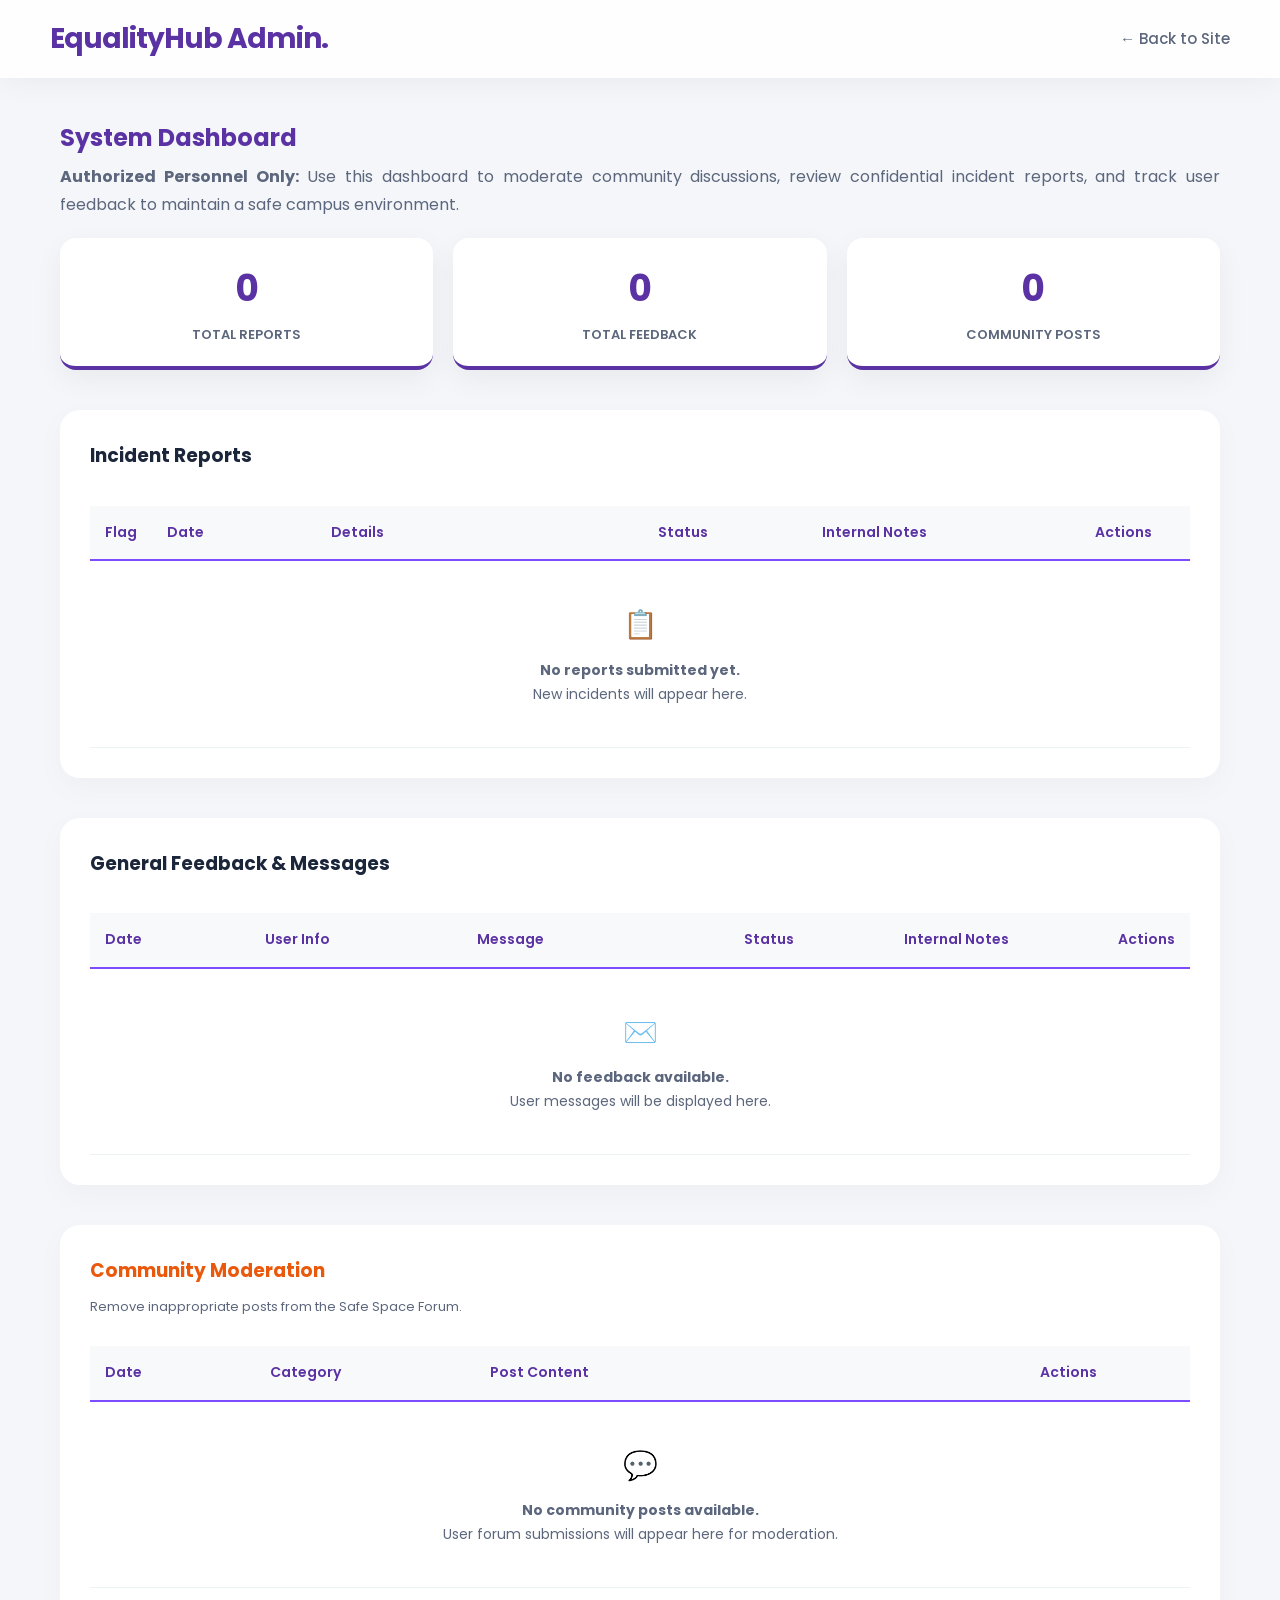
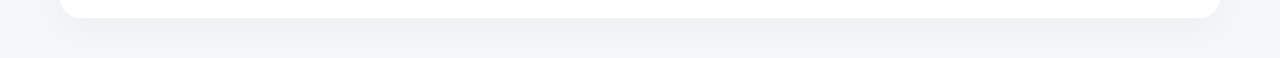
<file: admin.html>
<!DOCTYPE html>
<html lang="en">

<head>
    <meta charset="UTF-8">
    <meta name="viewport" content="width=device-width, initial-scale=1.0">
    <title>Admin Dashboard | EqualityHub</title>
    <link rel="icon"
        href="data:image/svg+xml,<svg xmlns='http://www.w3.org/2000/svg' viewBox='0 0 100 100'><text y='.9em' font-size='90'>⚖️</text></svg>">
    <link rel="stylesheet" href="css/style.css">
    <style>
        .admin-header {
            display: flex;
            justify-content: space-between;
            align-items: center;
            margin-bottom: 20px;
        }

        .metrics-grid {
            display: grid;
            grid-template-columns: repeat(auto-fit, minmax(200px, 1fr));
            gap: 20px;
            margin-bottom: 40px;
        }

        .metric-card {
            background: var(--card-bg);
            padding: 20px;
            border-radius: 16px;
            box-shadow: 0 10px 30px rgba(0, 0, 0, 0.05);
            text-align: center;
            border-bottom: 4px solid var(--primary);
        }

        .metric-card h3 {
            margin: 0;
            font-size: 36px;
            color: var(--primary);
        }

        .metric-card p {
            margin: 5px 0 0;
            color: var(--text-muted);
            font-weight: 600;
            text-transform: uppercase;
            font-size: 13px;
        }

        .admin-table {
            width: 100%;
            border-collapse: collapse;
            margin-top: 15px;
            font-size: 14px;
            background: white;
        }

        .admin-table th,
        .admin-table td {
            padding: 15px;
            border-bottom: 1px solid #edf2f4;
            text-align: left;
            vertical-align: top;
        }

        .admin-table th {
            background-color: #f8f9fa;
            color: var(--primary);
            font-weight: 600;
            border-bottom: 2px solid var(--primary-light);
        }

        .status-select {
            padding: 6px;
            border-radius: 8px;
            border: 1px solid #ccc;
            font-family: inherit;
            font-size: 13px;
            background: #f8f9fa;
            cursor: pointer;
        }

        .important-star {
            cursor: pointer;
            font-size: 20px;
            color: #ccc;
            transition: 0.2s;
        }

        .important-star.active {
            color: #f59e0b;
        }

        .admin-input {
            width: 100%;
            padding: 8px;
            border: 1px solid #e2e8f0;
            border-radius: 6px;
            margin-bottom: 8px;
            font-family: inherit;
            font-size: 13px;
        }

        .btn-sm {
            padding: 4px 10px;
            border: none;
            border-radius: 6px;
            font-size: 12px;
            font-weight: 600;
            cursor: pointer;
            transition: 0.2s;
            margin-right: 4px;
        }

        .btn-save {
            background: var(--primary);
            color: white;
        }

        .btn-save:hover {
            background: var(--primary-light);
        }

        .btn-delete {
            background: #fee2e2;
            color: #ef4444;
        }

        .btn-delete:hover {
            background: #f87171;
            color: white;
        }
    </style>
</head>

<body>
    <header>
        <h1>EqualityHub Admin.</h1>
        <nav><a href="index.html">← Back to Site</a></nav>
    </header>
    <main class="container">
        <div class="admin-header">
            <div>
                <h2 style="margin: 0; color: var(--primary);">System Dashboard</h2>
                <p style="margin: 5px 0 0; color: var(--text-muted);"><strong>Authorized Personnel Only:</strong> Use
                    this dashboard to moderate community discussions, review confidential incident reports, and track
                    user feedback to maintain a safe campus environment.</p>
            </div>
        </div>
        <div class="metrics-grid">
            <div class="metric-card">
                <h3 id="countReports">0</h3>
                <p>Total Reports</p>
            </div>
            <div class="metric-card">
                <h3 id="countFeedback">0</h3>
                <p>Total Feedback</p>
            </div>
            <div class="metric-card">
                <h3 id="countPosts">0</h3>
                <p>Community Posts</p>
            </div>
        </div>
        <section class="panel" style="margin-bottom: 40px; padding: 30px;">
            <h3 style="margin-top: 0;">Incident Reports</h3>
            <div style="overflow-x: auto;">
                <table class="admin-table">
                    <thead>
                        <tr>
                            <th width="5%">Flag</th>
                            <th width="15%">Date</th>
                            <th width="30%">Details</th>
                            <th width="15%">Status</th>
                            <th width="25%">Internal Notes</th>
                            <th width="10%">Actions</th>
                        </tr>
                    </thead>
                    <tbody id="reportsTableBody"></tbody>
                </table>
            </div>
        </section>
        <section class="panel" style="margin-bottom: 40px; padding: 30px;">
            <h3 style="margin-top: 0;">General Feedback & Messages</h3>
            <div style="overflow-x: auto;">
                <table class="admin-table">
                    <thead>
                        <tr>
                            <th width="15%">Date</th>
                            <th width="20%">User Info</th>
                            <th width="25%">Message</th>
                            <th width="15%">Status</th>
                            <th width="20%">Internal Notes</th>
                            <th width="5%">Actions</th>
                        </tr>
                    </thead>
                    <tbody id="feedbackTableBody"></tbody>
                </table>
            </div>
        </section>
        <section class="panel" style="padding: 30px;">
            <h3 style="margin-top: 0; color: #ea580c;">Community Moderation</h3>
            <p style="font-size: 13px; color: var(--text-muted); margin-top: -10px;">Remove inappropriate posts from the
                Safe Space Forum.</p>
            <div style="overflow-x: auto;">
                <table class="admin-table">
                    <thead>
                        <tr>
                            <th width="15%">Date</th>
                            <th width="20%">Category</th>
                            <th width="50%">Post Content</th>
                            <th width="15%">Actions</th>
                        </tr>
                    </thead>
                    <tbody id="postsTableBody"></tbody>
                </table>
            </div>
        </section>
    </main>

    <button id="backToTop" class="btn"
        style="position: fixed; bottom: 30px; right: 30px; display: none; z-index: 1000; padding: 10px 20px; border-radius: 30px; box-shadow: 0 4px 15px rgba(0,0,0,0.15);">↑
        Top</button>

    <script>
        function loadAdminData() {
            let reports = JSON.parse(localStorage.getItem("eh_reports")) || [];
            let feedback = JSON.parse(localStorage.getItem("eh_feedback")) || [];
            let posts = JSON.parse(localStorage.getItem("eh_posts")) || [];

            document.getElementById("countReports").innerText = reports.length;
            document.getElementById("countFeedback").innerText = feedback.length;
            document.getElementById("countPosts").innerText = posts.length;

            const reportsTbody = document.getElementById("reportsTableBody");
            if (reports.length === 0) {
                reportsTbody.innerHTML = `<tr><td colspan='6' style='text-align:center; padding: 40px; color:var(--text-muted);'><div style='font-size: 28px; margin-bottom: 10px;'>📋</div><strong>No reports submitted yet.</strong><br>New incidents will appear here.</td></tr>`;
            } else {
                reportsTbody.innerHTML = reports.map(r => `
                    <tr style="background: ${r.status === 'Resolved' ? '#f0fdf4' : 'transparent'}">
                        <td style="text-align:center;">
                            <span class="important-star ${r.important ? 'active' : ''}" onclick="toggleImportant(${r.id})">★</span>
                        </td>
                        <td style="font-size: 12px; color: #666;">${r.date}</td>
                        <td><strong>${r.type || 'General Report'}</strong><br><span style="color: #555;">${r.details}</span></td>
                        <td>
                            <select class="status-select" onchange="updateItem('reports', ${r.id}, 'status', this.value)">
                                <option value="Pending" ${r.status === 'Pending' ? 'selected' : ''}>Pending</option>
                                <option value="Resolved" ${r.status === 'Resolved' ? 'selected' : ''}>Resolved</option>
                            </select>
                        </td>
                        <td>
                            <input type="text" id="note-${r.id}" class="admin-input" placeholder="Type internal note..." value="${r.note || ''}">
                            <button class="btn-sm btn-save" onclick="updateItem('reports', ${r.id}, 'note', document.getElementById('note-${r.id}').value)">Save</button>
                        </td>
                        <td><button class="btn-sm btn-delete" onclick="deleteItem('reports', ${r.id})">Delete</button></td>
                    </tr>
                `).join('');
            }

            const feedbackTbody = document.getElementById("feedbackTableBody");
            if (feedback.length === 0) {
                feedbackTbody.innerHTML = `<tr><td colspan='6' style='text-align:center; padding: 40px; color:var(--text-muted);'><div style='font-size: 28px; margin-bottom: 10px;'>✉️</div><strong>No feedback available.</strong><br>User messages will be displayed here.</td></tr>`;
            } else {
                feedbackTbody.innerHTML = feedback.map(f => `
                    <tr>
                        <td style="font-size: 12px; color: #666;">${f.date}</td>
                        <td><strong>${f.name}</strong><br><a href="mailto:${f.email}" style="color:var(--primary); font-size:12px;">${f.email}</a></td>
                        <td>${f.message}</td>
                        <td>
                            <select class="status-select" onchange="updateItem('feedback', ${f.id}, 'status', this.value)">
                                <option value="New" ${f.status === 'New' ? 'selected' : ''}>New</option>
                                <option value="Read" ${f.status === 'Read' ? 'selected' : ''}>Read</option>
                                <option value="Reviewed" ${f.status === 'Reviewed' ? 'selected' : ''}>Reviewed</option>
                            </select>
                        </td>
                        <td>
                            <input type="text" id="reply-${f.id}" class="admin-input" placeholder="Type internal note..." value="${f.reply || ''}">
                            <button class="btn-sm btn-save" onclick="updateItem('feedback', ${f.id}, 'reply', document.getElementById('reply-${f.id}').value)">Save</button>
                        </td>
                        <td><button class="btn-sm btn-delete" onclick="deleteItem('feedback', ${f.id})">Delete</button></td>
                    </tr>
                `).join('');
            }

            const postsTbody = document.getElementById("postsTableBody");
            if (posts.length === 0) {
                postsTbody.innerHTML = `<tr><td colspan='4' style='text-align:center; padding: 40px; color:var(--text-muted);'><div style='font-size: 28px; margin-bottom: 10px;'>💬</div><strong>No community posts available.</strong><br>User forum submissions will appear here for moderation.</td></tr>`;
            } else {
                postsTbody.innerHTML = posts.map(p => `
                    <tr>
                        <td style="font-size: 12px; color: #666;">${p.date}</td>
                        <td><span style="background:#e0f2fe; color:#0284c7; padding:4px 8px; border-radius:12px; font-size:12px; font-weight:600;">${p.category}</span></td>
                        <td><strong>${p.title}</strong><br><span style="color:#666; font-size: 13px;">${p.text}</span></td>
                        <td><button class="btn-sm btn-delete" onclick="deleteItem('posts', ${p.id})">Remove Post</button></td>
                    </tr>
                `).join('');
            }
        }

        function updateItem(type, id, field, value) {
            let storageKey = "eh_" + type;
            let data = JSON.parse(localStorage.getItem(storageKey)) || [];
            let index = data.findIndex(item => item.id === id);
            if (index !== -1) {
                data[index][field] = value;
                localStorage.setItem(storageKey, JSON.stringify(data));

                if (field === 'note' || field === 'reply') {
                    let btn = event.target;
                    let originalText = btn.innerText;
                    btn.innerText = "Saved!";
                    btn.style.background = "#22c55e";
                    setTimeout(() => { btn.innerText = originalText; btn.style.background = ""; }, 1500);
                } else {
                    loadAdminData();
                }
            }
        }

        function toggleImportant(id) {
            let reports = JSON.parse(localStorage.getItem("eh_reports")) || [];
            let index = reports.findIndex(r => r.id === id);
            if (index > -1) {
                reports[index].important = !reports[index].important;
                localStorage.setItem("eh_reports", JSON.stringify(reports));
                loadAdminData();
            }
        }

        function deleteItem(type, id) {
            let itemName;

            if (type === 'posts') {
                itemName = 'community post';
            } else if (type === 'feedback') {
                itemName = 'feedback';
            } else if (type === 'reports') {
                itemName = 'report';
            }

            if (confirm(`Are you sure you want to permanently delete this ${itemName}?`)) {
                let storageKey = "eh_" + type;
                let data = JSON.parse(localStorage.getItem(storageKey)) || [];
                let filteredData = data.filter(item => item.id !== id);
                localStorage.setItem(storageKey, JSON.stringify(filteredData));
                loadAdminData();
            }
        }

        loadAdminData();
    </script>
</body>

</html>
</file>
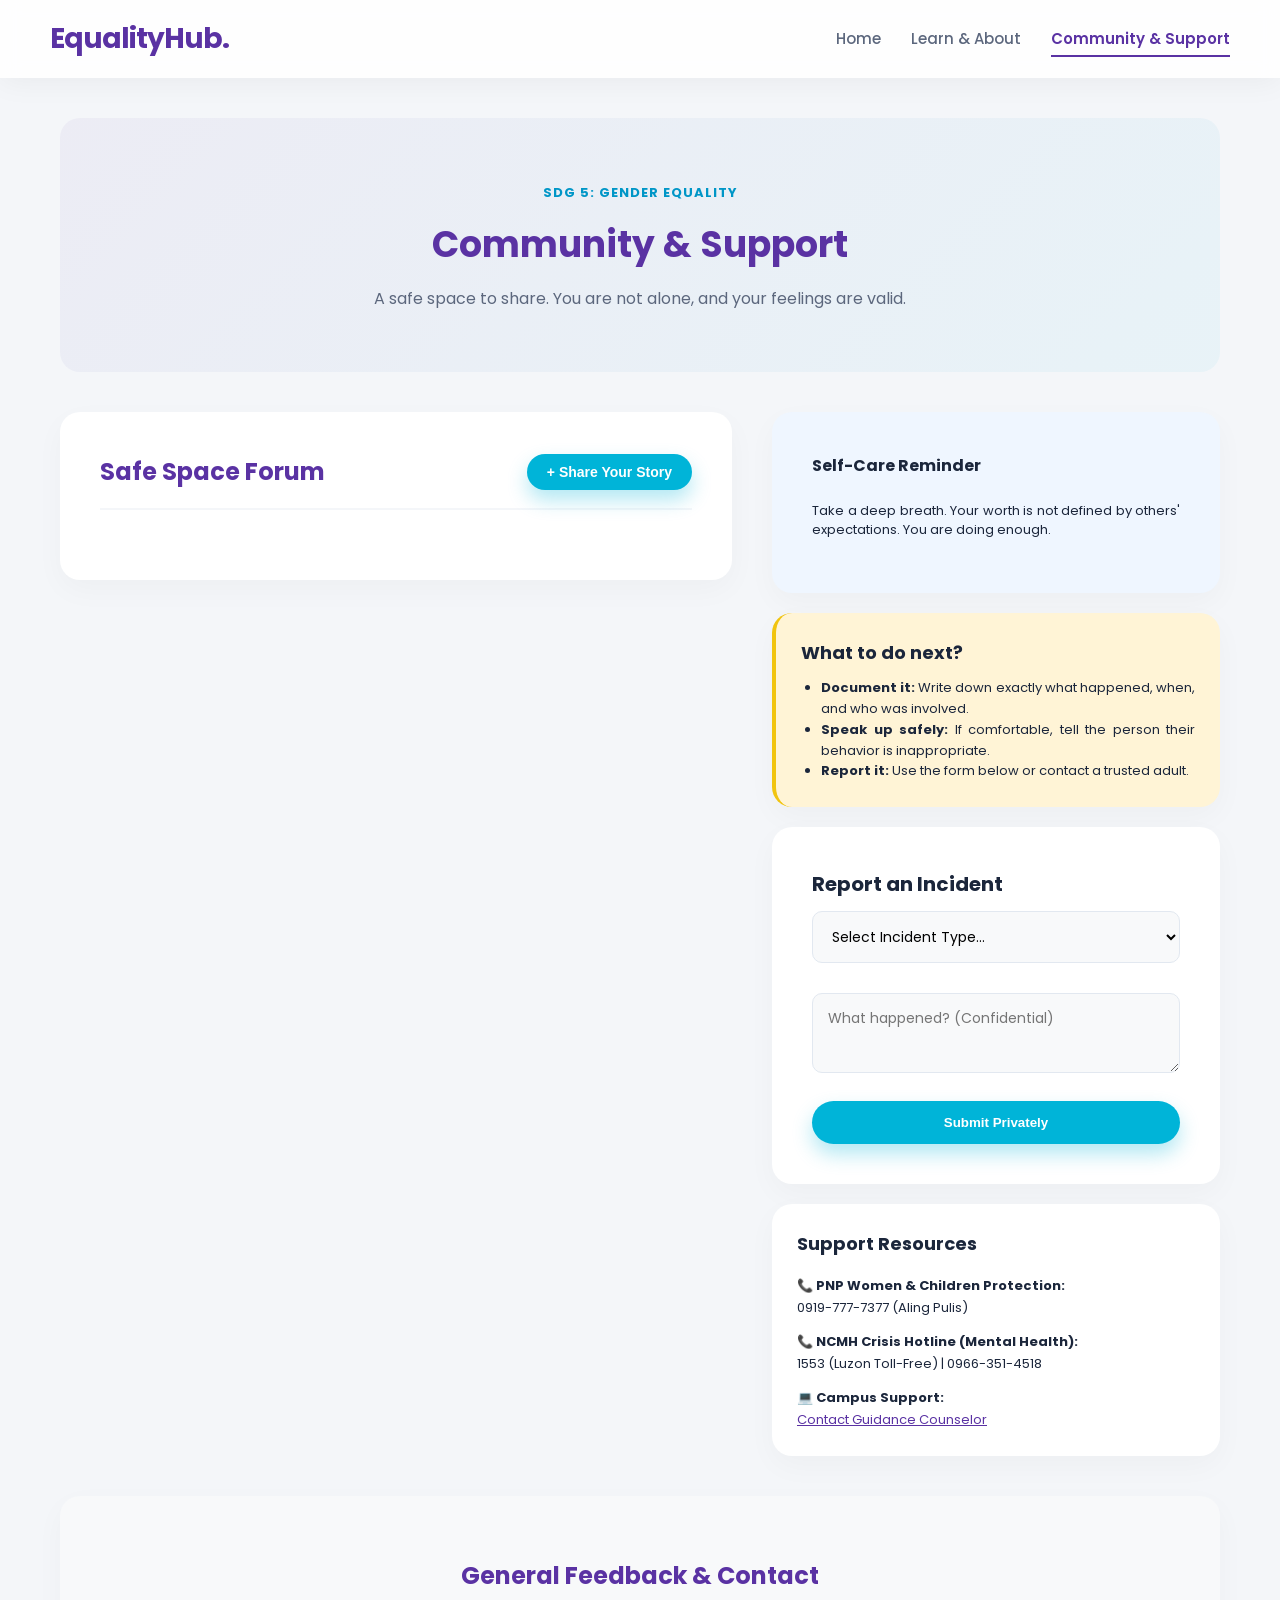
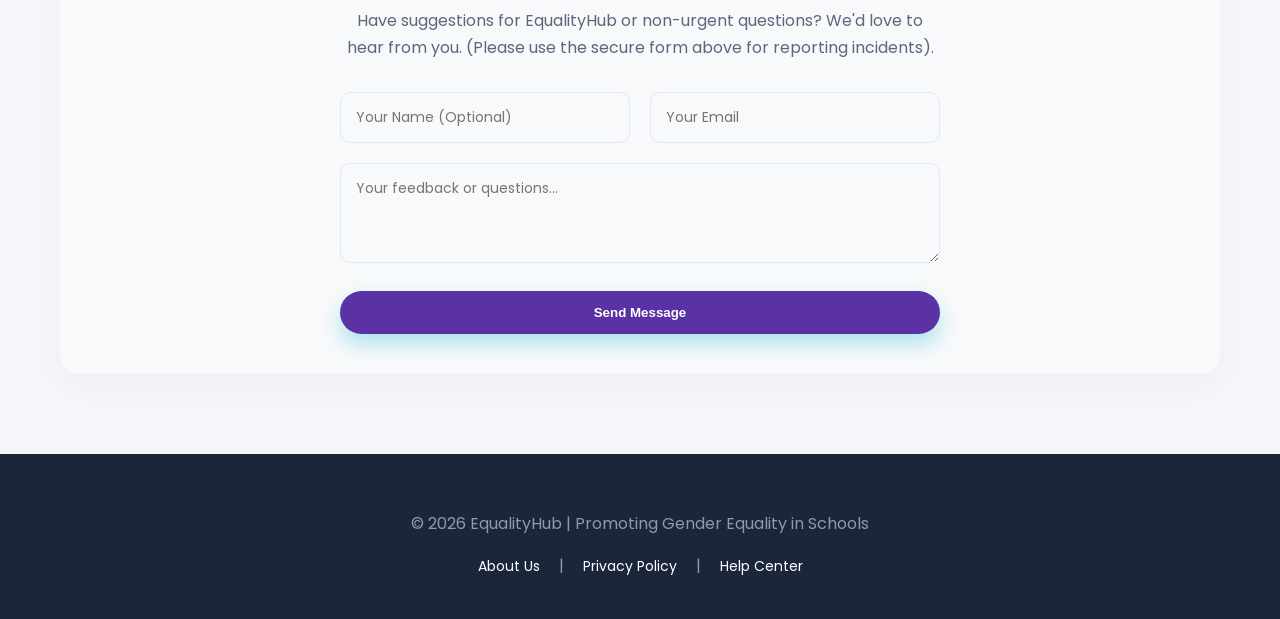
<file: community.html>
<!DOCTYPE html>
<html lang="en">

<head>
    <meta charset="UTF-8">
    <meta name="viewport" content="width=device-width, initial-scale=1.0">
    <title>Community & Support | EqualityHub</title>
    <link rel="icon"
        href="data:image/svg+xml,<svg xmlns='http://www.w3.org/2000/svg' viewBox='0 0 100 100'><text y='.9em' font-size='90'>⚖️</text></svg>">
    <link rel="stylesheet" href="css/style.css">
</head>

<body>
    <header>
        <h1>EqualityHub.</h1>
        <nav>
            <a href="index.html">Home</a>
            <a href="learn.html">Learn & About</a>
            <a href="community.html" class="active">Community & Support</a>
        </nav>
    </header>

    <main class="container">
        <section class="page-header">
            <span class="eyebrow">SDG 5: Gender Equality</span>
            <h2>Community & Support</h2>
            <p>A safe space to share. You are not alone, and your feelings are valid.</p>
        </section>

        <section class="split-layout">
            <section class="panel">
                <div
                    style="display: flex; justify-content: space-between; align-items: center; margin-bottom: 30px; border-bottom: 2px solid var(--bg-main); padding-bottom: 15px;">
                    <h3 style="margin: 0; font-size: 24px; color: var(--primary);">Safe Space Forum</h3>
                    <div style="display: flex; gap: 10px;">
                        <button id="btnShareStory" class="btn" style="padding: 10px 20px; font-size: 14px;">+ Share Your
                            Story</button>
                    </div>
                </div>

                <div id="newPostForm" class="panel"
                    style="display: none; background: #fdf2f2; margin-bottom: 20px; border: 1px dashed var(--accent);">
                    <h4>How are you feeling today?</h4>
                    <input type="text" id="postTitle" class="form-control" placeholder="Title for your post..."
                        style="margin-bottom:10px">
                    <select id="postCategory" class="form-control" style="margin-bottom:10px">
                        <option value="Advice Needed">Seeking Support/Advice</option>
                        <option value="Discussion">General Discussion</option>
                    </select>
                    <textarea id="postText" class="form-control" placeholder="It's okay to let it out here..."
                        style="margin-bottom:10px; height: 100px;"></textarea>
                    <button id="submitPostBtn" class="btn">Post Anonymously</button>
                </div>

                <div id="forumFeed" class="forum-feed">
                </div>
            </section>

            <aside>
                <div class="panel" style="background: #eff6ff; border: none;">
                    <h4 style="margin-top:0;">Self-Care Reminder</h4>
                    <p style="font-size: 13px; line-height: 1.5;">Take a deep breath. Your worth is not defined by
                        others' expectations. You are doing enough.</p>
                </div>
                <div class="panel"
                    style="margin-top: 20px; background: #fff4d6; border-left: 4px solid #f1c40f; padding: 25px;">
                    <h3 style="margin: 0 0 10px 0; font-size: 18px;">What to do next?</h3>
                    <ul
                        style="font-size: 13px; padding-left: 20px; color: var(--text-dark); margin: 0; line-height: 1.6;">
                        <li><strong>Document it:</strong> Write down exactly what happened, when, and who was involved.
                        </li>
                        <li><strong>Speak up safely:</strong> If comfortable, tell the person their behavior is
                            inappropriate.</li>
                        <li><strong>Report it:</strong> Use the form below or contact a trusted adult.</li>
                    </ul>
                </div>
                <div class="panel" style="margin-top: 20px;">
                    <h3 style="margin: 0 0 10px 0; font-size: 20px;">Report an Incident</h3>
                    <form id="incidentForm">
                        <div class="form-group">
                            <select id="incidentType" class="form-control" required style="margin-bottom: 10px;">
                                <option value="" disabled selected>Select Incident Type...</option>
                                <option value="Gender Stereotyping">Gender Stereotyping</option>
                                <option value="Harassment">Harassment</option>
                                <option value="Discrimination">Discrimination</option>
                                <option value="Other">Other</option>
                            </select>
                        </div>
                        <div class="form-group">
                            <textarea id="incidentDetails" class="form-control"
                                placeholder="What happened? (Confidential)" required
                                style="min-height: 80px;"></textarea>
                        </div>
                        <button type="submit" class="btn" style="width: 100%;">Submit Privately</button>
                    </form>
                </div>
                <div class="panel" style="margin-top: 20px; padding: 25px;">
                    <h3 style="margin: 0 0 15px 0; font-size: 18px;">Support Resources</h3>
                    <ul style="list-style: none; padding: 0; font-size: 13px; margin: 0;">
                        <li style="margin-bottom: 12px;">📞 <strong>PNP Women & Children
                                Protection:</strong><br>0919-777-7377 (Aling Pulis)</li>
                        <li style="margin-bottom: 12px;">📞 <strong>NCMH Crisis Hotline (Mental
                                Health):</strong><br>1553 (Luzon Toll-Free) | 0966-351-4518</li>
                        <li>💻 <strong>Campus Support:</strong><br> <a href="#"
                                onclick="showModal('Guidance Office', 'Please visit the University Guidance Office or reach out directly to your designated school counselor for a confidential consultation.'); return false;"
                                style="color: var(--primary);">Contact Guidance Counselor</a></li>
                    </ul>
                </div>
            </aside>
        </section>

        <section class="panel" style="margin-top: 40px; background: #f8f9fa;">
            <div style="text-align: center; margin-bottom: 30px;">
                <h2 style="color: var(--primary); margin-bottom: 10px;">General Feedback & Contact</h2>
                <p style="color: var(--text-muted); max-width: 600px; margin: 0 auto;">Have suggestions for EqualityHub
                    or non-urgent questions? We'd love to hear from you. (Please use the secure form above for reporting
                    incidents).</p>
            </div>
            <form id="feedbackForm" style="max-width: 600px; margin: 0 auto;">
                <div style="display: grid; grid-template-columns: 1fr 1fr; gap: 20px;">
                    <div class="form-group">
                        <input type="text" id="feedbackName" class="form-control" placeholder="Your Name (Optional)">
                    </div>
                    <div class="form-group">
                        <input type="email" id="feedbackEmail" class="form-control" placeholder="Your Email">
                    </div>
                </div>
                <div class="form-group">
                    <textarea id="feedbackMessage" class="form-control" placeholder="Your feedback or questions..."
                        required style="min-height: 100px;"></textarea>
                </div>
                <button type="submit" class="btn" style="width: 100%; background: var(--primary);">Send Message</button>
            </form>
        </section>
    </main>

    <footer
        style="display: flex; flex-direction: column; align-items: center; justify-content: center; text-align: center;">
        <p style="text-align: center; margin-bottom: 15px;">&copy; 2026 EqualityHub | Promoting Gender Equality in
            Schools</p>
        <div>
            <a href="#"
                onclick="showModal('About Us', 'EqualityHub is a platform designed to address gender discrimination in schools. We provide educational resources, a safe space for discussion, and a secure reporting system to create a school environment where everyone feels respected and empowered.'); return false;">About
                Us</a> |
            <a href="#"
                onclick="showModal('Privacy Policy', 'This is a secure educational space. We do not permanently store or share your personal data with third parties. Anonymous reports remain strictly confidential.'); return false;">Privacy
                Policy</a> |
            <a href="#"
                onclick="showModal('Help Center', 'For immediate assistance, please contact the PNP Women & Children Protection at 0919-777-7377 or the NCMH Mental Health Crisis Hotline at 1553 (Luzon Toll-Free). You are not alone.'); return false;">Help
                Center</a>
        </div>
    </footer>

    <div class="modal-overlay" id="customModal">
        <div class="modal-content">
            <h3 id="modalTitle">Title</h3>
            <div id="modalMessage">Message goes here.</div>
            <button class="btn" onclick="closeModal()" style="width: 100%; margin-top: 15px;">Got it</button>
        </div>
    </div>

    <button id="backToTop" class="btn"
        style="position: fixed; bottom: 30px; right: 30px; display: none; z-index: 1000; padding: 10px 20px; border-radius: 30px; box-shadow: 0 4px 15px rgba(0,0,0,0.15);">↑
        Top</button>

    <script src="js/script.js"></script>
</body>

</html>
</file>
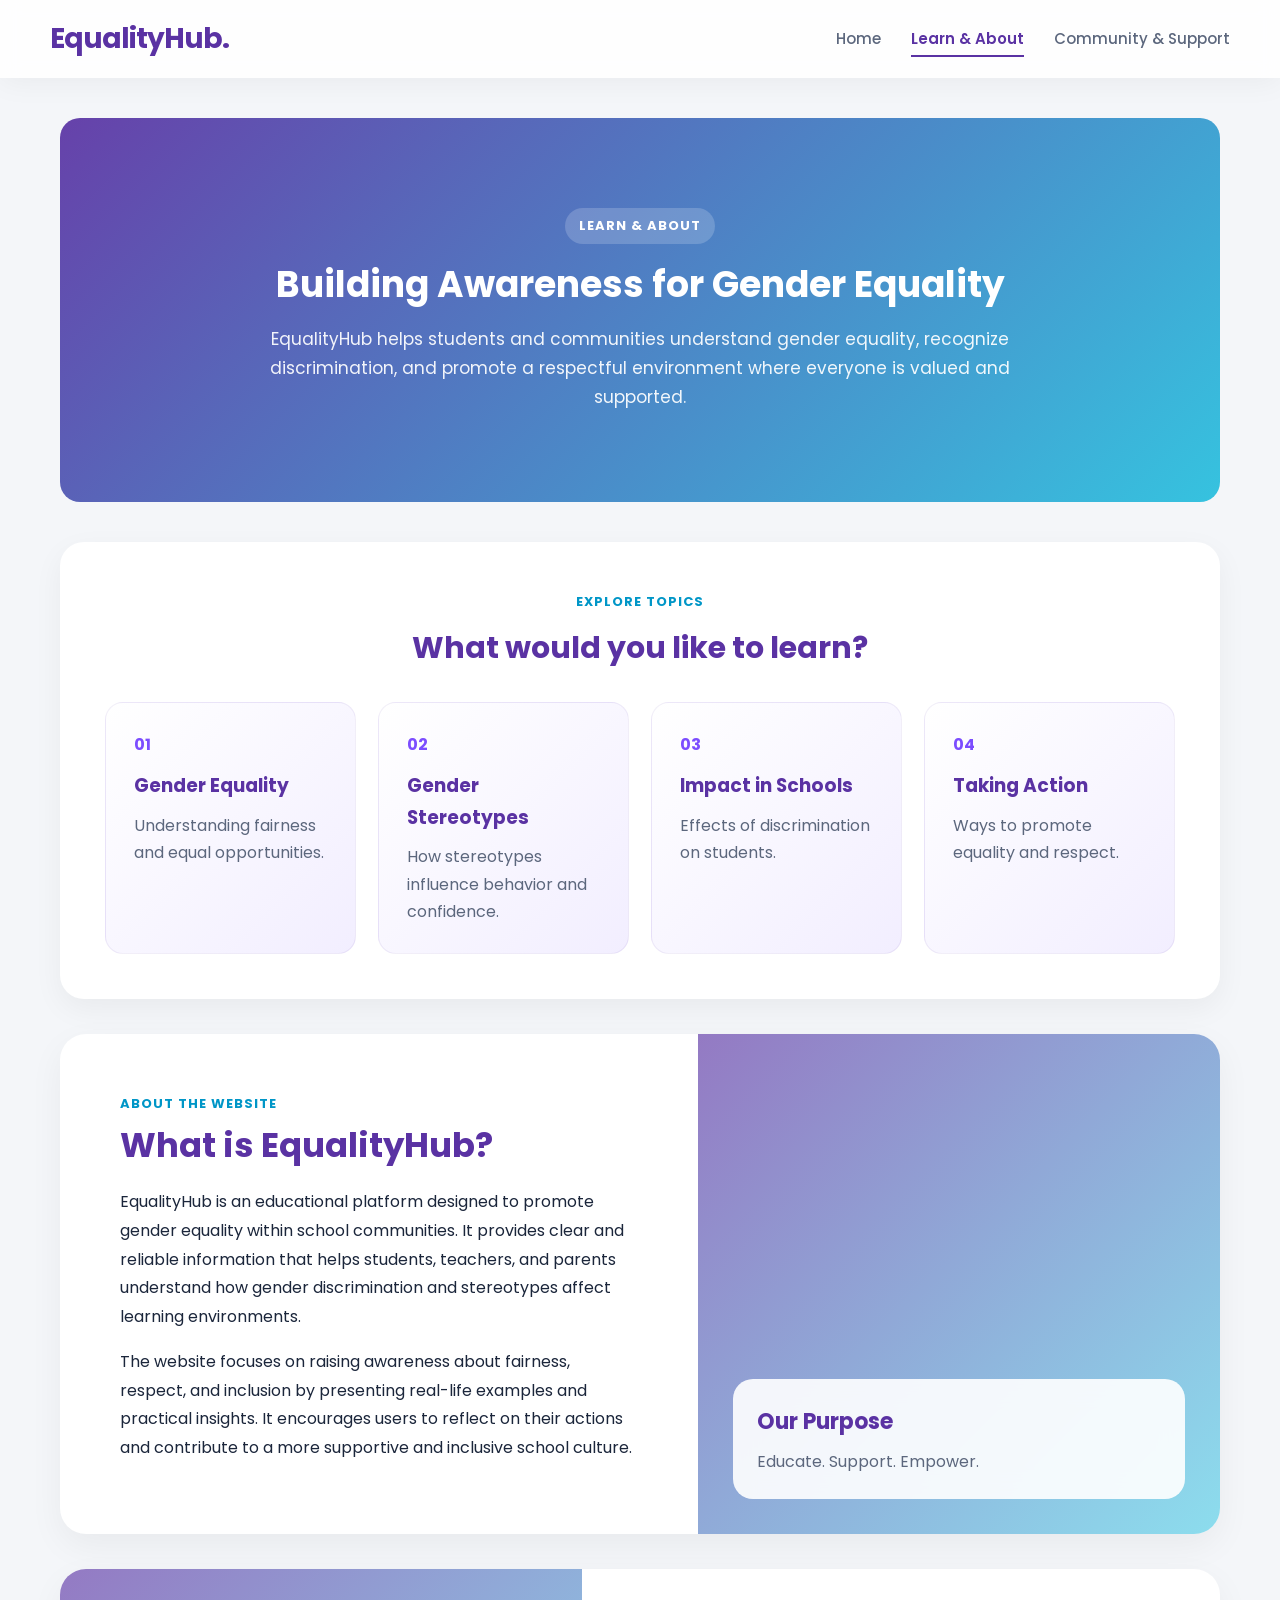
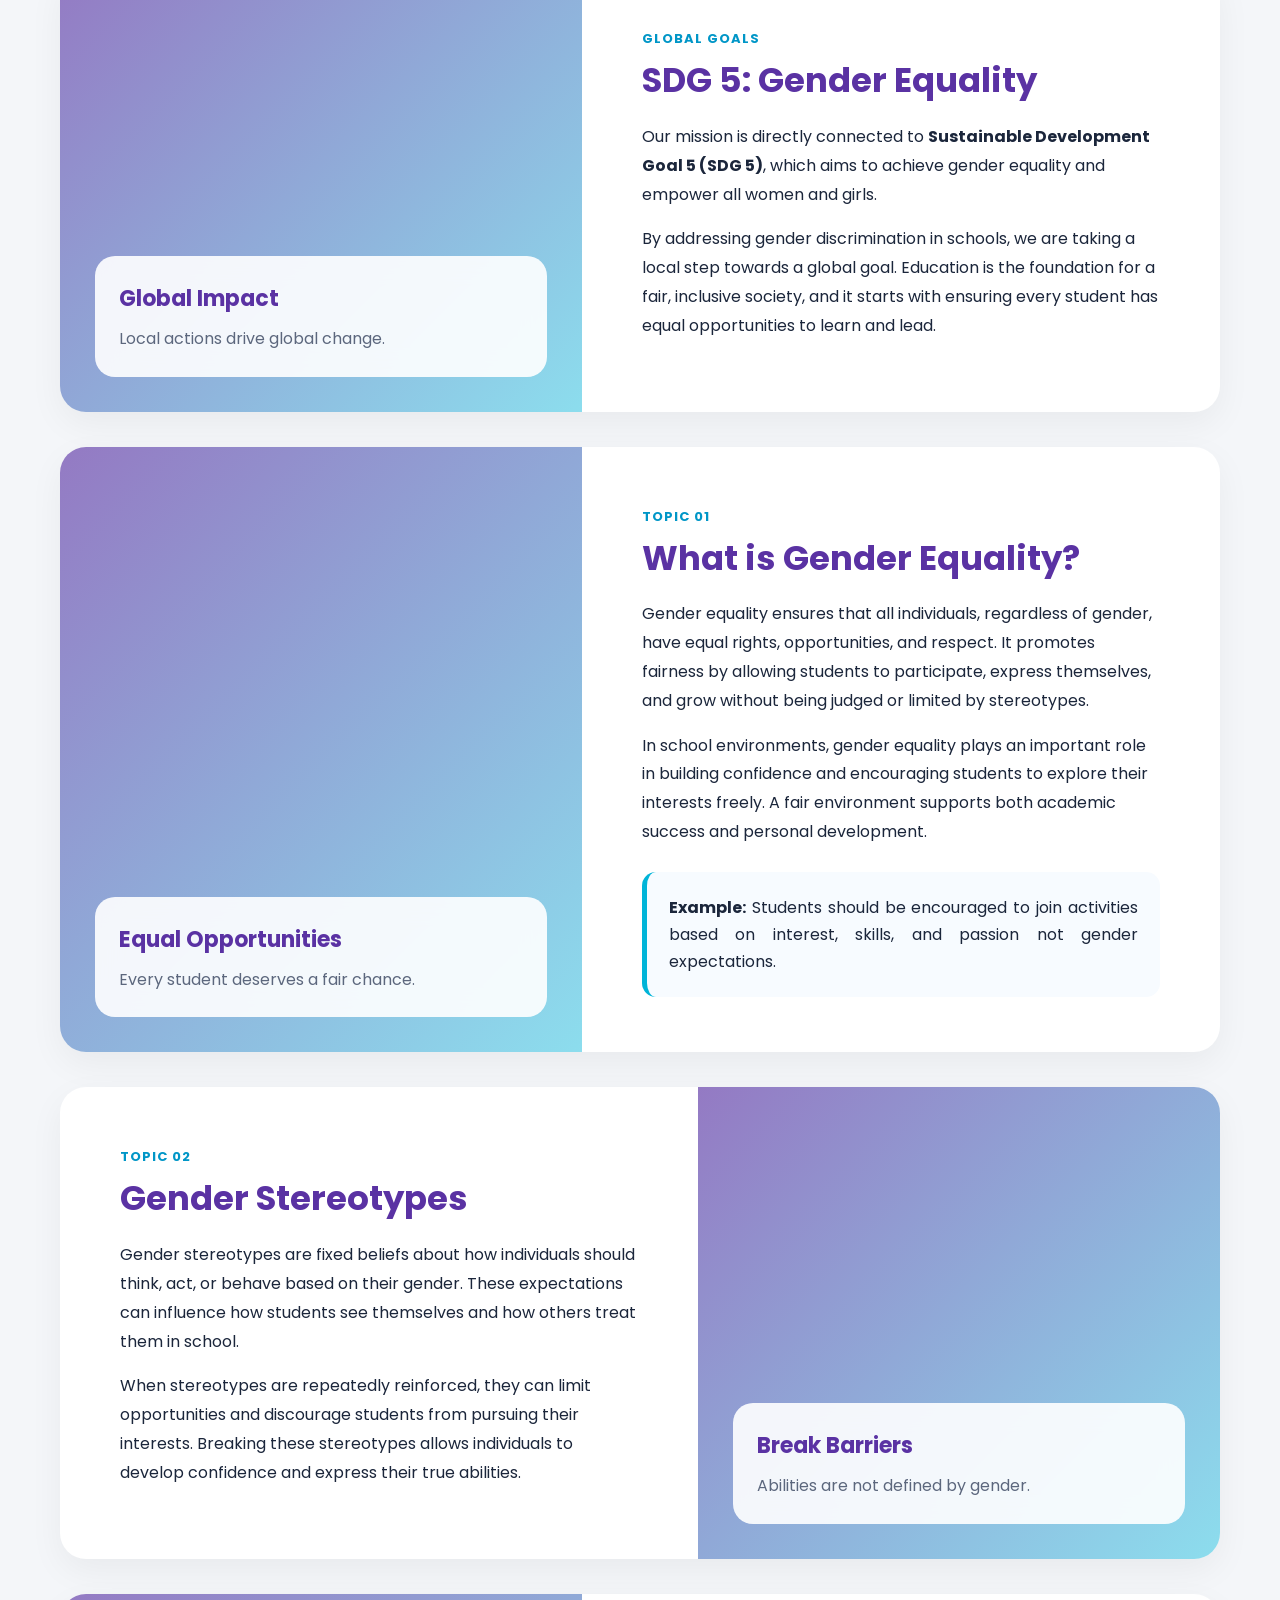
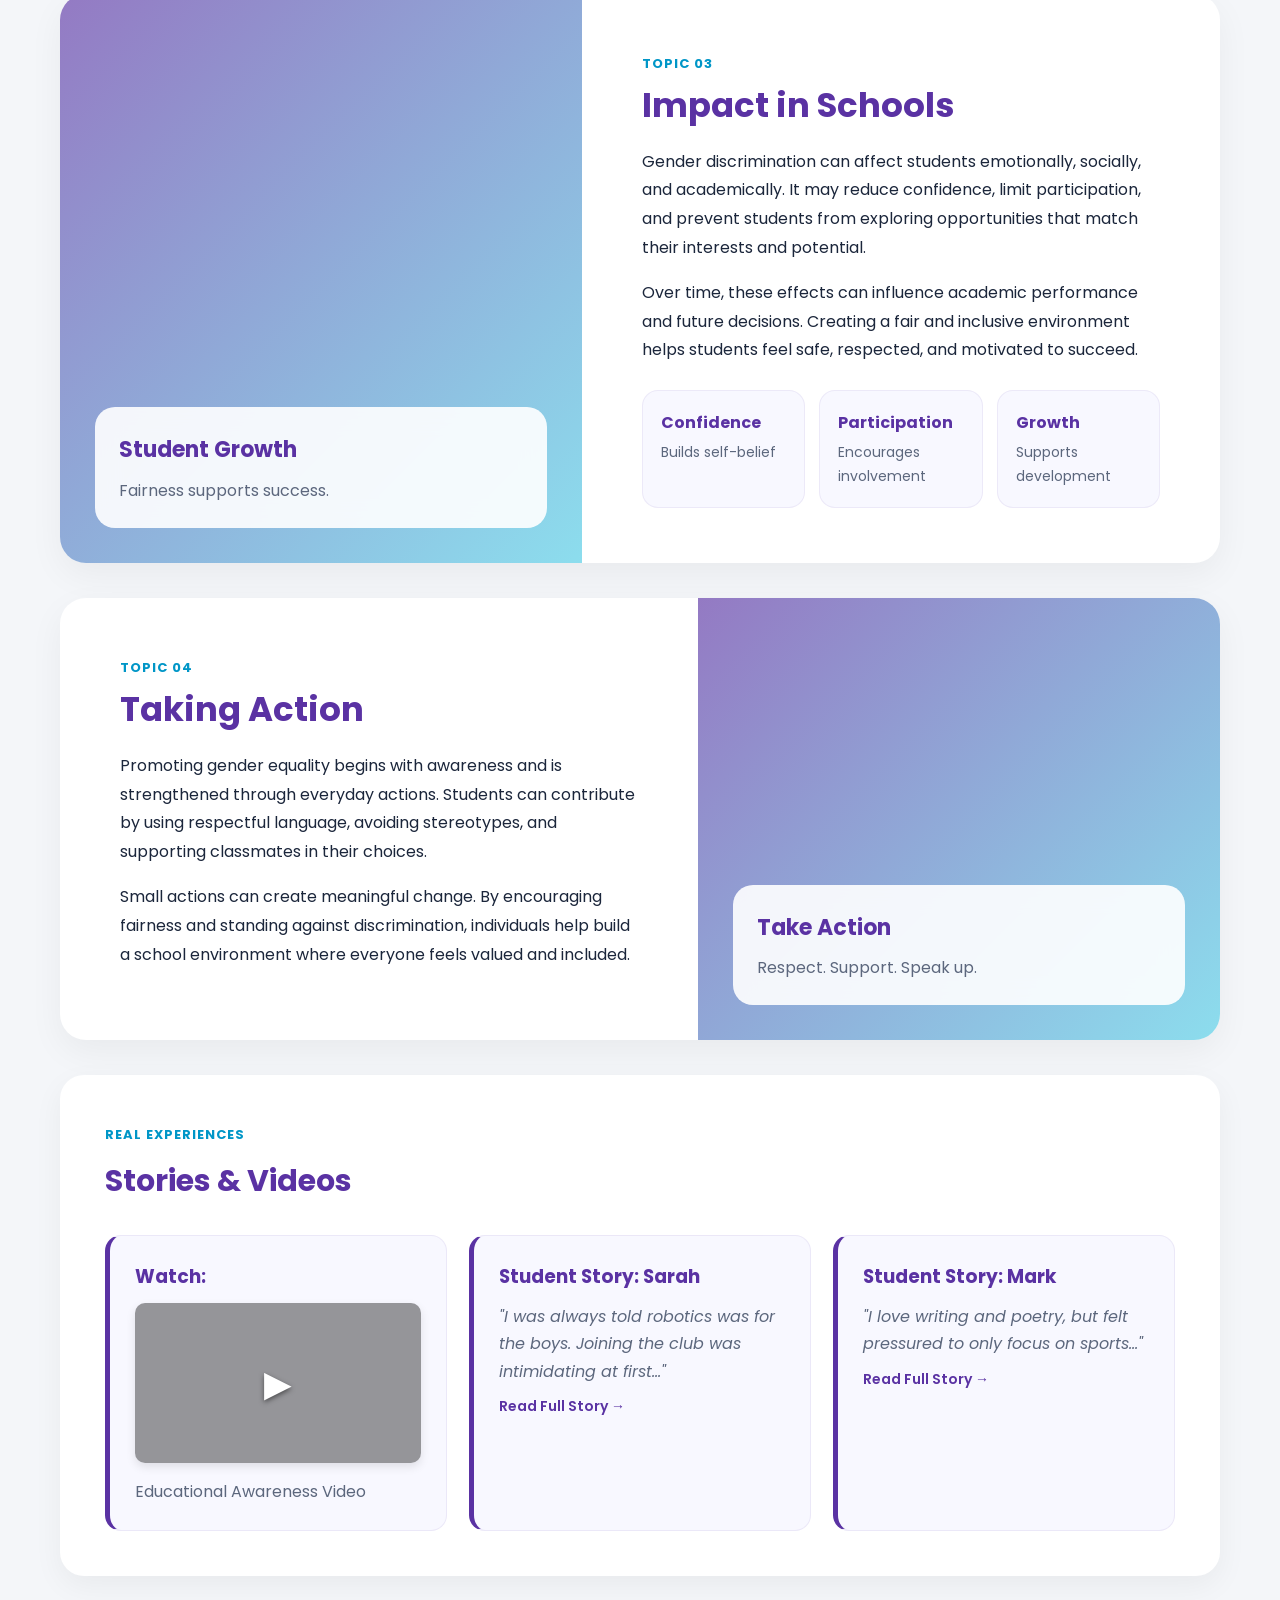
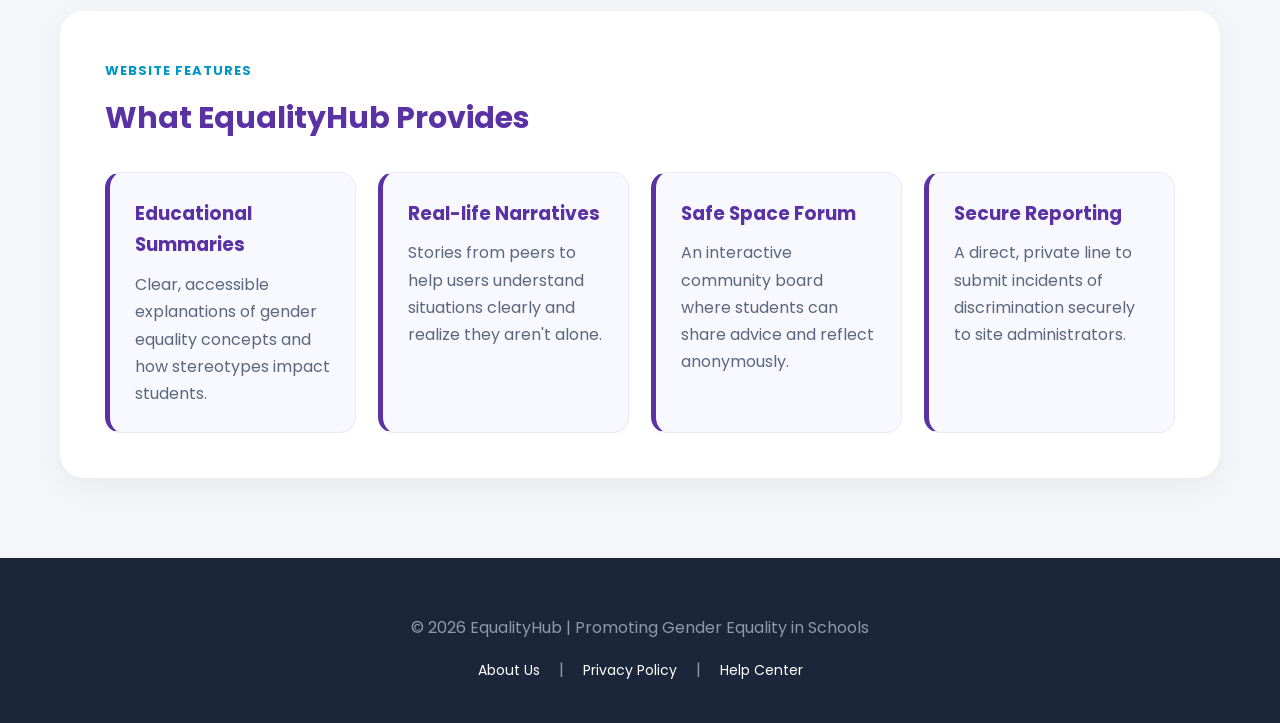
<file: learn.html>
<!DOCTYPE html>
<html lang="en">
    
<head>
    <meta charset="UTF-8">
    <meta name="viewport" content="width=device-width, initial-scale=1.0">
    <title>Learn & About | EqualityHub</title>
    <link rel="icon"
        href="data:image/svg+xml,<svg xmlns='http://www.w3.org/2000/svg' viewBox='0 0 100 100'><text y='.9em' font-size='90'>⚖️</text></svg>">
    <link rel="stylesheet" href="css/style.css">
</head>

<body>
    <header>
        <h1>EqualityHub.</h1>
        <nav>
            <a href="index.html">Home</a>
            <a href="learn.html" class="active">Learn & About</a>
            <a href="community.html">Community & Support</a>
        </nav>
    </header>

    <main class="container learn-page">
        <section class="page-header learn-hero">
            <span class="eyebrow">Learn & About</span>
            <h2>Building Awareness for Gender Equality</h2>
            <p>EqualityHub helps students and communities understand gender equality, recognize discrimination, and
                promote a respectful environment where everyone is valued and supported.</p>
        </section>

        <section class="quick-links">
            <div class="section-label">Explore Topics</div>
            <h2>What would you like to learn?</h2>
            <div class="card-grid">
                <a href="#gender-equality" class="learn-card"><span>01</span>
                    <h3>Gender Equality</h3>
                    <p>Understanding fairness and equal opportunities.</p>
                </a>
                <a href="#stereotypes" class="learn-card"><span>02</span>
                    <h3>Gender Stereotypes</h3>
                    <p>How stereotypes influence behavior and confidence.</p>
                </a>
                <a href="#school-impact" class="learn-card"><span>03</span>
                    <h3>Impact in Schools</h3>
                    <p>Effects of discrimination on students.</p>
                </a>
                <a href="#take-action" class="learn-card"><span>04</span>
                    <h3>Taking Action</h3>
                    <p>Ways to promote equality and respect.</p>
                </a>
            </div>
        </section>

        <section class="info-section" id="about">
            <div class="info-content">
                <span class="section-label">About the Website</span>
                <h2>What is EqualityHub?</h2>
                <p>EqualityHub is an educational platform designed to promote gender equality within school communities.
                    It provides clear and reliable information that helps students, teachers, and parents understand how
                    gender discrimination and stereotypes affect learning environments.</p>
                <p>The website focuses on raising awareness about fairness, respect, and inclusion by presenting
                    real-life examples and practical insights. It encourages users to reflect on their actions and
                    contribute to a more supportive and inclusive school culture.</p>
            </div>
            <div class="info-visual about-visual">
                <div class="visual-card">
                    <h3>Our Purpose</h3>
                    <p>Educate. Support. Empower.</p>
                </div>
            </div>
        </section>

        <section class="info-section reverse" id="sdg5">
            <div class="info-content">
                <span class="section-label">Global Goals</span>
                <h2>SDG 5: Gender Equality</h2>
                <p>Our mission is directly connected to <strong>Sustainable Development Goal 5 (SDG 5)</strong>, which
                    aims to achieve gender equality and empower all women and girls.</p>
                <p>By addressing gender discrimination in schools, we are taking a local step towards a global goal.
                    Education is the foundation for a fair, inclusive society, and it starts with ensuring every student
                    has equal opportunities to learn and lead.</p>
            </div>
            <div class="info-visual"
                style="background-image: url('https://images.unsplash.com/photo-1454165804606-c3d57bc86b40?auto=format&fit=crop&w=900&q=80');">
                <div class="visual-card">
                    <h3>Global Impact</h3>
                    <p>Local actions drive global change.</p>
                </div>
            </div>
        </section>

        <section class="info-section reverse" id="gender-equality">
            <div class="info-content">
                <span class="section-label">Topic 01</span>
                <h2>What is Gender Equality?</h2>
                <p>Gender equality ensures that all individuals, regardless of gender, have equal rights, opportunities,
                    and respect. It promotes fairness by allowing students to participate, express themselves, and grow
                    without being judged or limited by stereotypes.</p>
                <p>In school environments, gender equality plays an important role in building confidence and
                    encouraging students to explore their interests freely. A fair environment supports both academic
                    success and personal development.</p>
                <div class="mini-note"><strong>Example:</strong> Students should be encouraged to join activities based
                    on interest, skills, and passion not gender expectations.</div>
            </div>
            <div class="info-visual equality-visual">
                <div class="visual-card">
                    <h3>Equal Opportunities</h3>
                    <p>Every student deserves a fair chance.</p>
                </div>
            </div>
        </section>

        <section class="info-section" id="stereotypes">
            <div class="info-content">
                <span class="section-label">Topic 02</span>
                <h2>Gender Stereotypes</h2>
                <p>Gender stereotypes are fixed beliefs about how individuals should think, act, or behave based on
                    their gender. These expectations can influence how students see themselves and how others treat them
                    in school.</p>
                <p>When stereotypes are repeatedly reinforced, they can limit opportunities and discourage students from
                    pursuing their interests. Breaking these stereotypes allows individuals to develop confidence and
                    express their true abilities.</p>
            </div>
            <div class="info-visual stereotype-visual">
                <div class="visual-card">
                    <h3>Break Barriers</h3>
                    <p>Abilities are not defined by gender.</p>
                </div>
            </div>
        </section>

        <section class="info-section reverse" id="school-impact">
            <div class="info-content">
                <span class="section-label">Topic 03</span>
                <h2>Impact in Schools</h2>
                <p>Gender discrimination can affect students emotionally, socially, and academically. It may reduce
                    confidence, limit participation, and prevent students from exploring opportunities that match their
                    interests and potential.</p>
                <p>Over time, these effects can influence academic performance and future decisions. Creating a fair and
                    inclusive environment helps students feel safe, respected, and motivated to succeed.</p>
                <div class="impact-mini-grid">
                    <div><strong>Confidence</strong><span>Builds self-belief</span></div>
                    <div><strong>Participation</strong><span>Encourages involvement</span></div>
                    <div><strong>Growth</strong><span>Supports development</span></div>
                </div>
            </div>
            <div class="info-visual impact-visual">
                <div class="visual-card">
                    <h3>Student Growth</h3>
                    <p>Fairness supports success.</p>
                </div>
            </div>
        </section>

        <section class="info-section" id="take-action">
            <div class="info-content">
                <span class="section-label">Topic 04</span>
                <h2>Taking Action</h2>
                <p>Promoting gender equality begins with awareness and is strengthened through everyday actions.
                    Students can contribute by using respectful language, avoiding stereotypes, and supporting
                    classmates in their choices.</p>
                <p>Small actions can create meaningful change. By encouraging fairness and standing against
                    discrimination, individuals help build a school environment where everyone feels valued and
                    included.</p>
            </div>
            <div class="info-visual action-visual">
                <div class="visual-card">
                    <h3>Take Action</h3>
                    <p>Respect. Support. Speak up.</p>
                </div>
            </div>
        </section>

        <section class="website-features" id="stories-videos">
            <div class="section-label">Real Experiences</div>
            <h2>Stories & Videos</h2>
            <div class="feature-grid">
                <div class="feature-card">
                    <h3>Watch:</h3>
                    <div onclick="playVideoModal()"
                        style="background: linear-gradient(rgba(0,0,0,0.4), rgba(0,0,0,0.4)), url('https://images.unsplash.com/photo-1522202176988-66273c2fd55f?auto=format&fit=crop&w=600&q=80') center/cover; height: 160px; border-radius: 10px; display:flex; align-items:center; justify-content:center; margin-bottom: 15px; cursor: pointer; box-shadow: 0 4px 10px rgba(0,0,0,0.1);">
                        <span style="color: white; font-size: 36px; text-shadow: 0 2px 5px rgba(0,0,0,0.5);">▶</span>
                    </div>
                    <p>Educational Awareness Video</p>
                </div>
                <div class="feature-card">
                    <h3>Student Story: Sarah</h3>
                    <p id="sarah-preview"><em>"I was always told robotics was for the boys. Joining the club was
                            intimidating at first..."</em></p>
                    <p id="sarah-full"
                        style="display: none; font-size: 14px; color: var(--text-muted); margin-top: 10px;"><em>"...but
                            having a supportive community changed everything. I ended up leading our coding team to the
                            state finals. Don't let expectations dictate your passions."</em></p>
                    <a href="#"
                        onclick="document.getElementById('sarah-full').style.display='block'; this.style.display='none'; return false;"
                        style="color: var(--primary); font-size: 14px; font-weight: 600; text-decoration: none; display: inline-block; margin-top: 10px;">Read
                        Full Story →</a>
                </div>
                <div class="feature-card">
                    <h3>Student Story: Mark</h3>
                    <p id="mark-preview"><em>"I love writing and poetry, but felt pressured to only focus on
                            sports..."</em></p>
                    <p id="mark-full"
                        style="display: none; font-size: 14px; color: var(--text-muted); margin-top: 10px;">
                        <em>"...Finding friends who respected my interests made school so much better. I started the
                            school's first creative writing club, and it's completely balanced with both guys and
                            girls."</em>
                    </p>
                    <a href="#"
                        onclick="document.getElementById('mark-full').style.display='block'; this.style.display='none'; return false;"
                        style="color: var(--primary); font-size: 14px; font-weight: 600; text-decoration: none; display: inline-block; margin-top: 10px;">Read
                        Full Story →</a>
                </div>
            </div>
        </section>

        <section class="website-features">
            <div class="section-label">Website Features</div>
            <h2>What EqualityHub Provides</h2>
            <div class="feature-grid">
                <div class="feature-card">
                    <h3>Educational Summaries</h3>
                    <p>Clear, accessible explanations of gender equality concepts and how stereotypes impact students.
                    </p>
                </div>
                <div class="feature-card">
                    <h3>Real-life Narratives</h3>
                    <p>Stories from peers to help users understand situations clearly and realize they aren't alone.</p>
                </div>
                <div class="feature-card">
                    <h3>Safe Space Forum</h3>
                    <p>An interactive community board where students can share advice and reflect anonymously.</p>
                </div>
                <div class="feature-card">
                    <h3>Secure Reporting</h3>
                    <p>A direct, private line to submit incidents of discrimination securely to site administrators.</p>
                </div>
            </div>
        </section>
    </main>

    <footer
        style="display: flex; flex-direction: column; align-items: center; justify-content: center; text-align: center;">
        <p style="text-align: center; margin-bottom: 15px;">&copy; 2026 EqualityHub | Promoting Gender Equality in
            Schools</p>
        <div>
            <a href="#"
                onclick="showModal('About Us', 'EqualityHub is a platform designed to address gender discrimination in schools. We provide educational resources, a safe space for discussion, and a secure reporting system to create a school environment where everyone feels respected and empowered.'); return false;">About
                Us</a> |
            <a href="#"
                onclick="showModal('Privacy Policy', 'This is a secure educational space. We do not permanently store or share your personal data with third parties. Anonymous reports remain strictly confidential.'); return false;">Privacy
                Policy</a> |
            <a href="#"
                onclick="showModal('Help Center', 'For immediate assistance, please contact the PNP Women & Children Protection at 0919-777-7377 or the NCMH Mental Health Crisis Hotline at 1553 (Luzon Toll-Free). You are not alone.'); return false;">Help
                Center</a>
        </div>
    </footer>

    <div class="modal-overlay" id="customModal">
        <div class="modal-content">
            <h3 id="modalTitle">Title</h3>
            <div id="modalMessage">Message goes here.</div>
            <button class="btn" onclick="closeModal()" style="width: 100%; margin-top: 15px;">Got it</button>
        </div>
    </div>

    <button id="backToTop" class="btn"
        style="position: fixed; bottom: 30px; right: 30px; display: none; z-index: 1000; padding: 10px 20px; border-radius: 30px; box-shadow: 0 4px 15px rgba(0,0,0,0.15);">↑
        Top</button>

    <script src="js/script.js"></script>
</body>

</html>
</file>
<file: css/style.css>
@import url('https://fonts.googleapis.com/css2?family=Poppins:wght@300;400;500;600;700&display=swap');

* {
    box-sizing: border-box;
}

:root {
    --primary: #5a32a3;
    --primary-light: #7c4dff;
    --accent: #00b4d8;
    --accent-hover: #0096c7;
    --bg-main: #f4f6f9;
    --text-dark: #1b263b;
    --text-muted: #5c677d;
    --card-bg: #ffffff;
}

body {
    font-family: 'Poppins', sans-serif;
    margin: 0;
    padding: 0;
    background-color: var(--bg-main);
    color: var(--text-dark);
    line-height: 1.7;
    text-align: justify;
    text-justify: inter-word;
    hyphens: auto;
}

header {
    background: rgba(255, 255, 255, 0.85);
    backdrop-filter: blur(10px);
    padding: 15px 50px;
    display: flex;
    justify-content: space-between;
    align-items: center;
    position: sticky;
    top: 0;
    z-index: 1000;
    box-shadow: 0 4px 30px rgba(0, 0, 0, 0.05);
}

header h1 {
    margin: 0;
    font-size: 28px;
    font-weight: 700;
    color: var(--primary);
    letter-spacing: -1px;
}

header input {
    padding: 12px 20px;
    border: none;
    border-radius: 30px;
    background-color: #edf2f4;
    font-family: 'Poppins', sans-serif;
    outline: none;
    width: 250px;
    transition: all 0.3s;
}

header input:focus {
    background-color: #fff;
    box-shadow: 0 0 0 2px var(--primary-light);
}

nav {
    display: flex;
    gap: 30px;
}

nav a {
    color: var(--text-muted);
    text-decoration: none;
    font-weight: 500;
    font-size: 15px;
    transition: all 0.3s;
    position: relative;
}

nav a::after {
    content: '';
    position: absolute;
    width: 0;
    height: 2px;
    bottom: -5px;
    left: 0;
    background-color: var(--primary);
    transition: width 0.3s;
}

nav a:hover,
nav a.active {
    color: var(--primary);
    font-weight: 600;
}

nav a:hover::after,
nav a.active::after {
    width: 100%;
}

.container {
    max-width: 1200px;
    margin: 40px auto;
    padding: 0 20px;
}

html {
    scroll-behavior: smooth;
}

.hero {
    position: relative;
    padding: 100px 40px;
    text-align: center;
    border-radius: 20px;
    margin-bottom: 60px;
    background: linear-gradient(135deg, rgba(90, 50, 163, 0.9), rgba(0, 180, 216, 0.8)), url('https://images.unsplash.com/photo-1577896851231-70ef18881754?auto=format&fit=crop&w=1200&q=80') center/cover;
    color: white;
    box-shadow: 0 20px 40px rgba(90, 50, 163, 0.2);
    overflow: hidden;
}

.hero h2 {
    font-size: 48px;
    margin-bottom: 20px;
    font-weight: 700;
    line-height: 1.2;
}

.hero p {
    font-size: 18px;
    max-width: 700px;
    margin: 0 auto 40px auto;
    opacity: 0.9;
    text-align: center;
}

.btn {
    display: inline-block;
    padding: 14px 32px;
    background-color: var(--accent);
    color: white;
    text-decoration: none;
    border-radius: 30px;
    font-weight: 600;
    border: none;
    cursor: pointer;
    box-shadow: 0 10px 20px rgba(0, 180, 216, 0.3);
    transition: all 0.3s ease;
}

.btn:hover {
    background-color: var(--accent-hover);
    transform: translateY(-3px);
    box-shadow: 0 15px 25px rgba(0, 180, 216, 0.4);
}

.btn-secondary {
    background-color: transparent;
    border: 2px solid white;
    box-shadow: none;
    margin-left: 15px;
}

.btn-secondary:hover {
    background-color: white;
    color: var(--primary);
}

.grid {
    display: grid;
    grid-template-columns: repeat(auto-fit, minmax(320px, 1fr));
    gap: 40px;
    margin-bottom: 60px;
}

.card {
    background-color: var(--card-bg);
    border-radius: 16px;
    overflow: hidden;
    box-shadow: 0 10px 30px rgba(0, 0, 0, 0.05);
    transition: transform 0.3s ease;
}

.card:hover {
    transform: translateY(-10px);
}

.card img {
    width: 100%;
    height: 200px;
    object-fit: cover;
}

.card-content {
    padding: 30px;
}

.card-content h4 {
    margin: 0 0 10px 0;
    color: var(--primary);
    font-size: 20px;
}

.card-content p {
    margin: 0;
    color: var(--text-muted);
    font-size: 15px;
    text-align: left;
}

.page-header {
    text-align: center;
    padding: 60px 20px;
    background: linear-gradient(135deg, rgba(90, 50, 163, 0.05), rgba(0, 180, 216, 0.05));
    border-radius: 20px;
    margin-bottom: 40px;
}

.page-header h2 {
    color: var(--primary);
    font-size: 36px;
    margin: 0 0 10px 0;
    font-weight: 700;
}

.page-header p {
    text-align: center;
    margin: 0 auto;
    color: var(--text-muted);
}

.split-layout {
    display: grid;
    grid-template-columns: 1.2fr 0.8fr;
    gap: 40px;
    align-items: start;
}

.panel {
    background: var(--card-bg);
    padding: 40px;
    border-radius: 20px;
    box-shadow: 0 10px 30px rgba(0, 0, 0, 0.03);
    transition: box-shadow 0.3s ease;
}

.panel:hover {
    box-shadow: 0 15px 40px rgba(0, 0, 0, 0.06);
}

.panel h3 {
    margin-top: 0;
}

.cta-box {
    background: white;
    border-radius: 20px;
    padding: 50px;
    text-align: center;
    box-shadow: 0 10px 30px rgba(0, 0, 0, 0.03);
    margin-top: 20px;
}

.cta-box h3 {
    font-size: 28px;
    color: var(--text-dark);
    margin-top: 0;
}

.cta-box p {
    color: var(--text-muted);
    font-size: 16px;
    margin-bottom: 30px;
    text-align: center;
    max-width: 800px;
    margin-left: auto;
    margin-right: auto;
}

.btn-cta {
    background-color: var(--primary) !important;
    box-shadow: 0 10px 20px rgba(90, 50, 163, 0.3) !important;
}

.forum-post {
    display: flex;
    gap: 20px;
    padding: 20px 0;
    border-bottom: 1px solid #edf2f4;
}

.forum-post:last-child {
    border-bottom: none;
}

.avatar {
    width: 50px;
    height: 50px;
    border-radius: 50%;
    object-fit: cover;
    background-color: #e2e8f0;
}

.post-content h5 {
    margin: 0 0 5px 0;
    font-size: 18px;
    color: var(--text-dark);
}

.post-meta {
    font-size: 13px;
    color: var(--text-muted);
}

.tag {
    background: rgba(0, 180, 216, 0.1);
    color: var(--accent-hover);
    padding: 3px 10px;
    border-radius: 12px;
    font-size: 12px;
    font-weight: 600;
}

.form-group {
    margin-bottom: 20px;
}

.form-group label {
    display: block;
    margin-bottom: 8px;
    font-weight: 500;
    font-size: 14px;
    color: var(--text-dark);
}

.form-control {
    width: 100%;
    padding: 14px 15px;
    border: 1px solid #e2e8f0;
    border-radius: 10px;
    font-family: inherit;
    font-size: 14px;
    background: #f8f9fa;
    transition: all 0.3s;
    box-sizing: border-box;
}

.form-control:focus {
    outline: none;
    border-color: var(--primary-light);
    background: white;
    box-shadow: 0 0 0 3px rgba(124, 77, 255, 0.1);
}

textarea.form-control {
    resize: vertical;
    min-height: 120px;
}

.learn-page p {
    text-align: left;
    max-width: 850px;
}

.learn-hero {
    padding: 90px 40px;
    background:
        linear-gradient(135deg, rgba(90, 50, 163, 0.92), rgba(0, 180, 216, 0.78)),
        url("https://images.unsplash.com/photo-1529156069898-49953e39b3ac?auto=format&fit=crop&w=1400&q=80") center/cover;
    color: white;
}

.learn-hero h2 {
    color: white;
}

.learn-hero p {
    text-align: center;
    max-width: 780px;
    font-size: 17px;
    color: rgba(255, 255, 255, 0.92);
}

.eyebrow,
.section-label {
    display: inline-block;
    color: var(--accent-hover);
    font-size: 13px;
    font-weight: 700;
    letter-spacing: 1px;
    text-transform: uppercase;
    margin-bottom: 10px;
}

.learn-hero .eyebrow {
    color: white;
    background: rgba(255, 255, 255, 0.18);
    padding: 7px 14px;
    border-radius: 30px;
}

.about-box,
.learn-section,
.quick-links,
.website-features {
    background: var(--card-bg);
    padding: 45px;
    margin: 35px 0;
    border-radius: 24px;
    box-shadow: 0 10px 30px rgba(0, 0, 0, 0.05);
    overflow: hidden;
}

.about-box,
.learn-section {
    display: grid;
    grid-template-columns: 1.1fr 0.9fr;
    gap: 35px;
    align-items: center;
}

.about-box h2,
.quick-links h2,
.learn-section h2,
.website-features h2 {
    color: var(--primary);
    font-size: 30px;
    margin: 0 0 15px;
}

.quick-links {
    text-align: center;
}

.quick-links>p {
    text-align: center;
    max-width: 760px;
    margin: 0 auto;
}

.card-grid,
.feature-grid,
.impact-grid {
    display: grid;
    grid-template-columns: repeat(auto-fit, minmax(240px, 1fr));
    gap: 22px;
    margin-top: 28px;
}

.learn-card {
    background: linear-gradient(135deg, #ffffff, #f2eeff);
    padding: 28px;
    border-radius: 18px;
    text-decoration: none;
    color: var(--text-dark);
    border: 1px solid rgba(90, 50, 163, 0.08);
    transition: all 0.3s ease;
    text-align: left;
}

.learn-card:hover {
    transform: translateY(-7px);
    box-shadow: 0 14px 28px rgba(90, 50, 163, 0.12);
}

.learn-card span {
    display: inline-block;
    color: var(--primary-light);
    font-weight: 700;
    margin-bottom: 12px;
}

.learn-card h3,
.feature-card h3,
.impact-grid h3 {
    color: var(--primary);
    margin: 0 0 10px;
}

.learn-card p,
.feature-card p,
.impact-grid p {
    margin: 0;
    color: var(--text-muted);
    text-align: left;
}

.example-box {
    margin-top: 25px;
    background: #f7fbff;
    border-left: 5px solid var(--accent);
    padding: 22px;
    border-radius: 14px;
}

.example-box h3 {
    margin-top: 0;
    color: var(--primary);
}

.simple-list,
.action-list {
    margin-top: 20px;
    padding-left: 25px;
    line-height: 1.9;
}

.simple-list li,
.action-list li {
    margin-bottom: 8px;
}

.impact-grid div,
.feature-card {
    background: #f8f8ff;
    padding: 25px;
    border-radius: 16px;
    border: 1px solid rgba(90, 50, 163, 0.08);
}

.feature-card {
    border-left: 5px solid var(--primary);
}

.info-section {
    background: var(--card-bg);
    margin: 35px 0;
    padding: 0;
    border-radius: 26px;
    box-shadow: 0 12px 35px rgba(0, 0, 0, 0.05);
    overflow: hidden;
    display: grid;
    grid-template-columns: 1.1fr 0.9fr;
    min-height: 430px;
}

.info-section.reverse {
    grid-template-columns: 0.9fr 1.1fr;
}

.info-section.reverse .info-content {
    order: 2;
}

.info-section.reverse .info-visual {
    order: 1;
}

.info-content {
    padding: 55px 60px;
}

.info-content h2 {
    color: var(--primary);
    font-size: 34px;
    line-height: 1.2;
    margin: 0 0 22px;
}

.info-content p {
    text-align: left;
    color: var(--text-dark);
    font-size: 16px;
    line-height: 1.8;
    max-width: 760px;
}

.info-visual {
    position: relative;
    min-height: 100%;
    background-size: cover;
    background-position: center;
}

.info-visual::before {
    content: "";
    position: absolute;
    inset: 0;
    background: linear-gradient(135deg, rgba(90, 50, 163, 0.65), rgba(0, 180, 216, 0.45));
}

.visual-card {
    position: absolute;
    left: 35px;
    right: 35px;
    bottom: 35px;
    z-index: 2;
    background: rgba(255, 255, 255, 0.9);
    backdrop-filter: blur(12px);
    padding: 24px;
    border-radius: 20px;
}

.visual-card h3 {
    color: var(--primary);
    margin: 0 0 8px;
    font-size: 22px;
}

.visual-card p {
    margin: 0;
    text-align: left;
    color: var(--text-muted);
}

.mini-note {
    margin-top: 25px;
    padding: 22px;
    background: #f7fbff;
    border-left: 5px solid var(--accent);
    border-radius: 14px;
    color: var(--text-dark);
    line-height: 1.7;
}

.impact-mini-grid {
    display: grid;
    grid-template-columns: repeat(3, 1fr);
    gap: 14px;
    margin-top: 25px;
}

.impact-mini-grid div {
    background: #f8f8ff;
    border: 1px solid rgba(90, 50, 163, 0.08);
    padding: 18px;
    border-radius: 16px;
}

.impact-mini-grid strong,
.impact-mini-grid span {
    display: block;
}

.impact-mini-grid strong {
    color: var(--primary);
    margin-bottom: 5px;
}

.impact-mini-grid span {
    color: var(--text-muted);
    font-size: 14px;
}

footer {
    background-color: #1b263b;
    color: #8d99ae;
    text-align: center;
    padding: 40px;
    margin-top: 80px;
}

footer a {
    color: white;
    text-decoration: none;
    margin: 0 15px;
    font-size: 14px;
    transition: color 0.3s;
}

footer a:hover {
    color: var(--accent);
}

@media (max-width: 900px) {

    .info-section,
    .info-section.reverse {
        grid-template-columns: 1fr;
    }

    .info-section.reverse .info-content,
    .info-section.reverse .info-visual {
        order: initial;
    }

    .info-content {
        padding: 35px;
    }

    .info-visual {
        min-height: 280px;
    }

    .impact-mini-grid {
        grid-template-columns: 1fr;
    }
}

@media (max-width: 768px) {

    .about-box,
    .learn-section {
        grid-template-columns: 1fr;
    }

    .about-box,
    .quick-links,
    .learn-section,
    .website-features {
        padding: 28px;
    }

    .learn-hero {
        padding: 60px 25px;
    }

    .learn-hero h2 {
        font-size: 30px;
    }
}

.modal-overlay {
    position: fixed;
    top: 0;
    left: 0;
    width: 100%;
    height: 100%;
    background: rgba(27, 38, 59, 0.6);
    backdrop-filter: blur(5px);
    display: flex;
    justify-content: center;
    align-items: center;
    z-index: 2000;
    opacity: 0;
    visibility: hidden;
    transition: all 0.3s ease;
}

.modal-overlay.active {
    opacity: 1;
    visibility: visible;
}

.modal-content {
    background: var(--card-bg);
    padding: 40px;
    border-radius: 20px;
    max-width: 450px;
    width: 90%;
    text-align: center;
    box-shadow: 0 20px 50px rgba(0, 0, 0, 0.2);
    transform: translateY(20px);
    transition: transform 0.3s ease;
}

.modal-overlay.active .modal-content {
    transform: translateY(0);
}

.modal-content h3 {
    color: var(--primary);
    margin-top: 0;
    font-size: 24px;
}

.modal-content p {
    color: var(--text-muted);
    margin-bottom: 30px;
    font-size: 15px;
    text-align: center;
}

.status-badge {
    padding: 5px 10px;
    border-radius: 12px;
    font-size: 12px;
    font-weight: 600;
}

.status-new {
    background: #fee2e2;
    color: #ef4444;
}

.status-resolved {
    background: #dcfce7;
    color: #22c55e;
}
</file>
